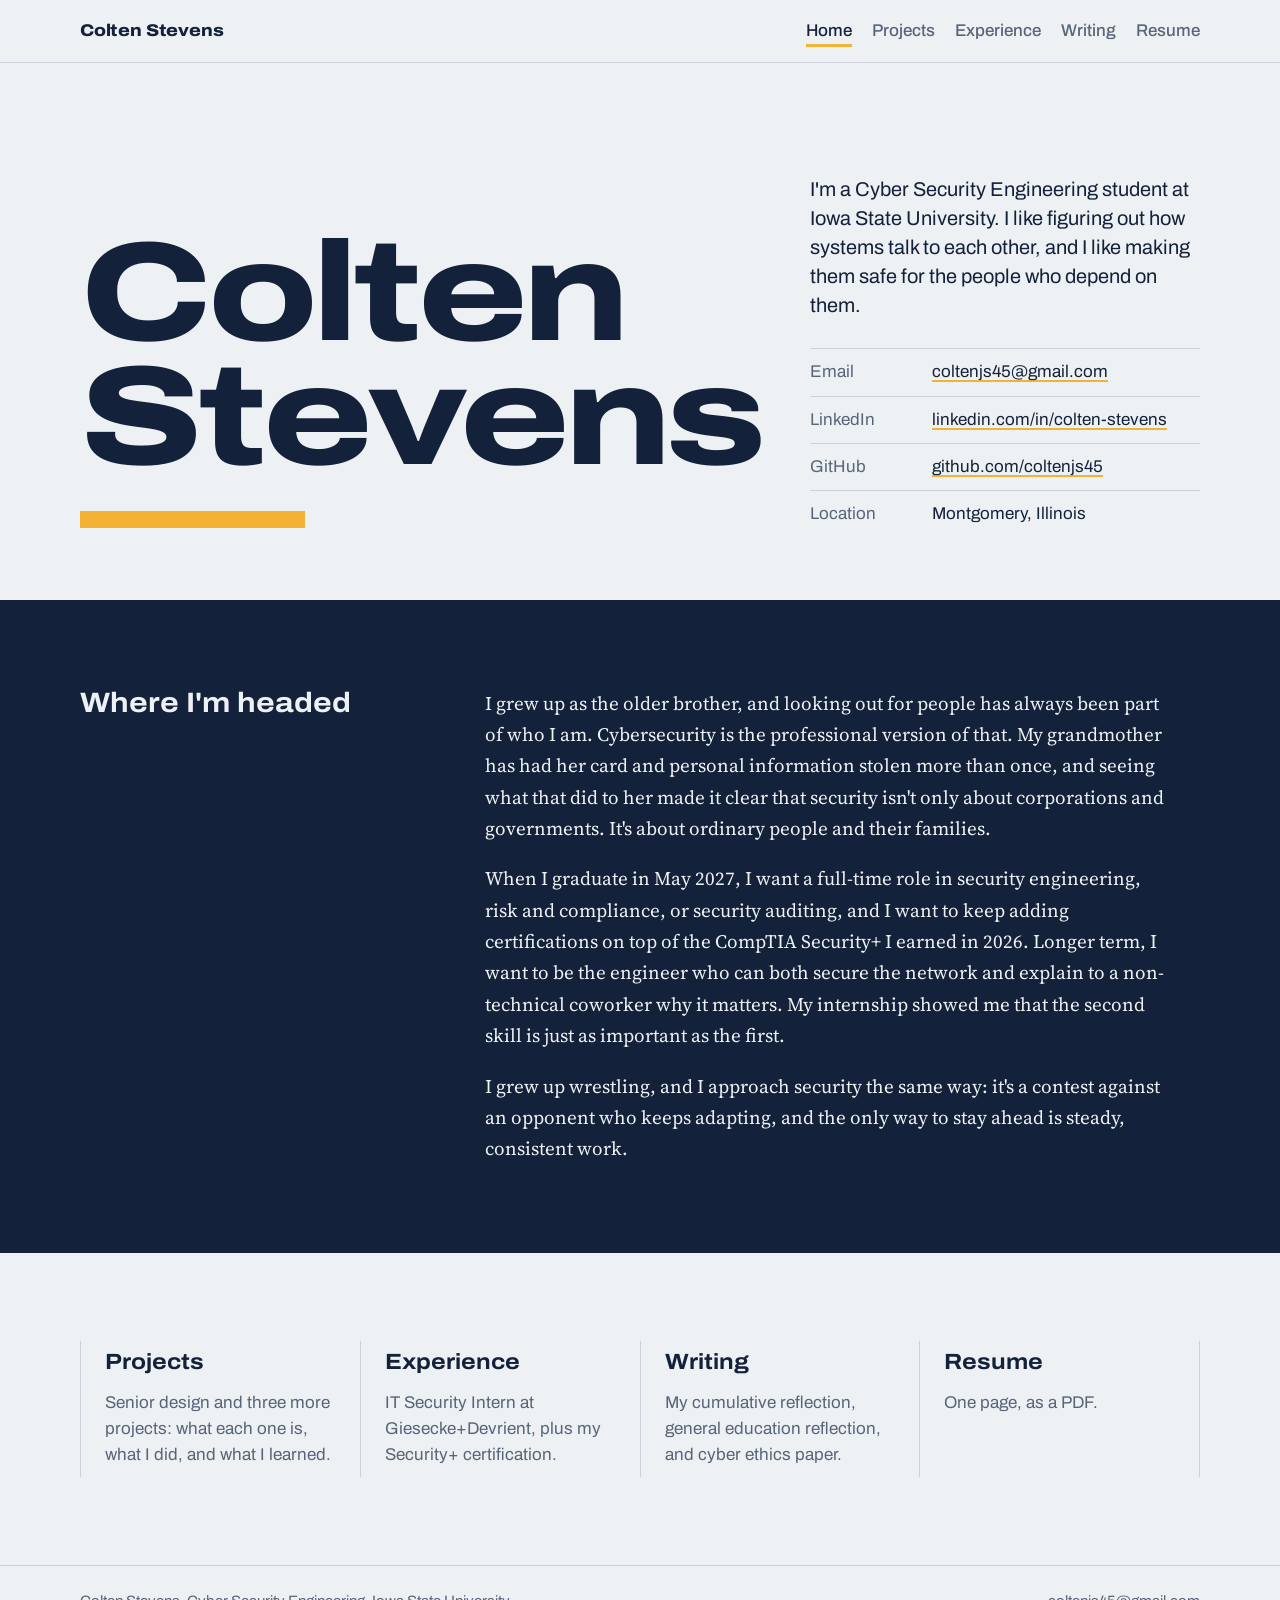
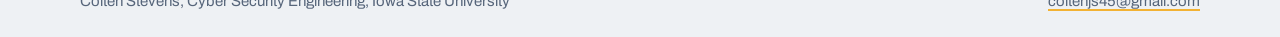
<file: index.html>
<!doctype html>
<html lang="en">
<head>
  <meta charset="utf-8">
  <meta name="viewport" content="width=device-width, initial-scale=1">
  <title>Colten Stevens</title>
  <meta name="description" content="Portfolio of Colten Stevens, Cyber Security Engineering student at Iowa State University.">
  <link rel="preconnect" href="https://fonts.googleapis.com">
  <link rel="preconnect" href="https://fonts.gstatic.com" crossorigin>
  <link href="https://fonts.googleapis.com/css2?family=Archivo:wdth,wght@62..125,400..800&family=Source+Serif+4:ital,opsz,wght@0,8..60,400;0,8..60,600;1,8..60,400&display=swap" rel="stylesheet">
  <link rel="stylesheet" href="style.css">
</head>
<body>
  <a class="skip" href="#main">Skip to content</a>
  <header class="site-header">
    <nav class="wrap nav" aria-label="Main">
      <a class="mark" href="index.html">Colten Stevens</a>
      <ul>
        <li><a href="index.html" aria-current="page">Home</a></li>
        <li><a href="projects.html">Projects</a></li>
        <li><a href="experience.html">Experience</a></li>
        <li><a href="writing.html">Writing</a></li>
        <li><a href="resume.pdf">Resume</a></li>
      </ul>
    </nav>
  </header>
  <main id="main">
    <section class="hero wrap">
      <h1 class="name">Colten<br>Stevens</h1>
      <div class="hero-side">
        <p class="lede">I'm a Cyber Security Engineering student at Iowa State University. I like figuring out how systems talk to each other, and I like making them safe for the people who depend on them.</p>
        <dl class="contact">
          <div><dt>Email</dt><dd><a href="mailto:coltenjs45@gmail.com">coltenjs45@gmail.com</a></dd></div>
          <div><dt>LinkedIn</dt><dd><a href="https://www.linkedin.com/in/colten-stevens">linkedin.com/in/colten-stevens</a></dd></div>
          <div><dt>GitHub</dt><dd><a href="https://github.com/coltenjs45">github.com/coltenjs45</a></dd></div>
          <div><dt>Location</dt><dd>Montgomery, Illinois</dd></div>
        </dl>
      </div>
    </section>

    <section class="band">
      <div class="wrap split">
        <h2>Where I'm headed</h2>
        <div class="prose">
          <p>I grew up as the older brother, and looking out for people has always been part of who I am. Cybersecurity is the professional version of that. My grandmother has had her card and personal information stolen more than once, and seeing what that did to her made it clear that security isn't only about corporations and governments. It's about ordinary people and their families.</p>
          <p>When I graduate in May 2027, I want a full-time role in security engineering, risk and compliance, or security auditing, and I want to keep adding certifications on top of the CompTIA Security+ I earned in 2026. Longer term, I want to be the engineer who can both secure the network and explain to a non-technical coworker why it matters. My internship showed me that the second skill is just as important as the first.</p>
          <p>I grew up wrestling, and I approach security the same way: it's a contest against an opponent who keeps adapting, and the only way to stay ahead is steady, consistent work.</p>
        </div>
      </div>
    </section>

    <section class="wrap index-grid" aria-label="Portfolio sections">
      <a class="index-link" href="projects.html">
        <h2>Projects</h2>
        <p>Senior design and three more projects: what each one is, what I did, and what I learned.</p>
      </a>
      <a class="index-link" href="experience.html">
        <h2>Experience</h2>
        <p>IT Security Intern at Giesecke+Devrient, plus my Security+ certification.</p>
      </a>
      <a class="index-link" href="writing.html">
        <h2>Writing</h2>
        <p>My cumulative reflection, general education reflection, and cyber ethics paper.</p>
      </a>
      <a class="index-link" href="resume.pdf">
        <h2>Resume</h2>
        <p>One page, as a PDF.</p>
      </a>
    </section>

  </main>
  <footer class="site-footer">
    <div class="wrap footer-inner">
      <p>Colten Stevens, Cyber Security Engineering, Iowa State University</p>
      <p><a href="mailto:coltenjs45@gmail.com">coltenjs45@gmail.com</a></p>
    </div>
  </footer>
</body>
</html>
</file>
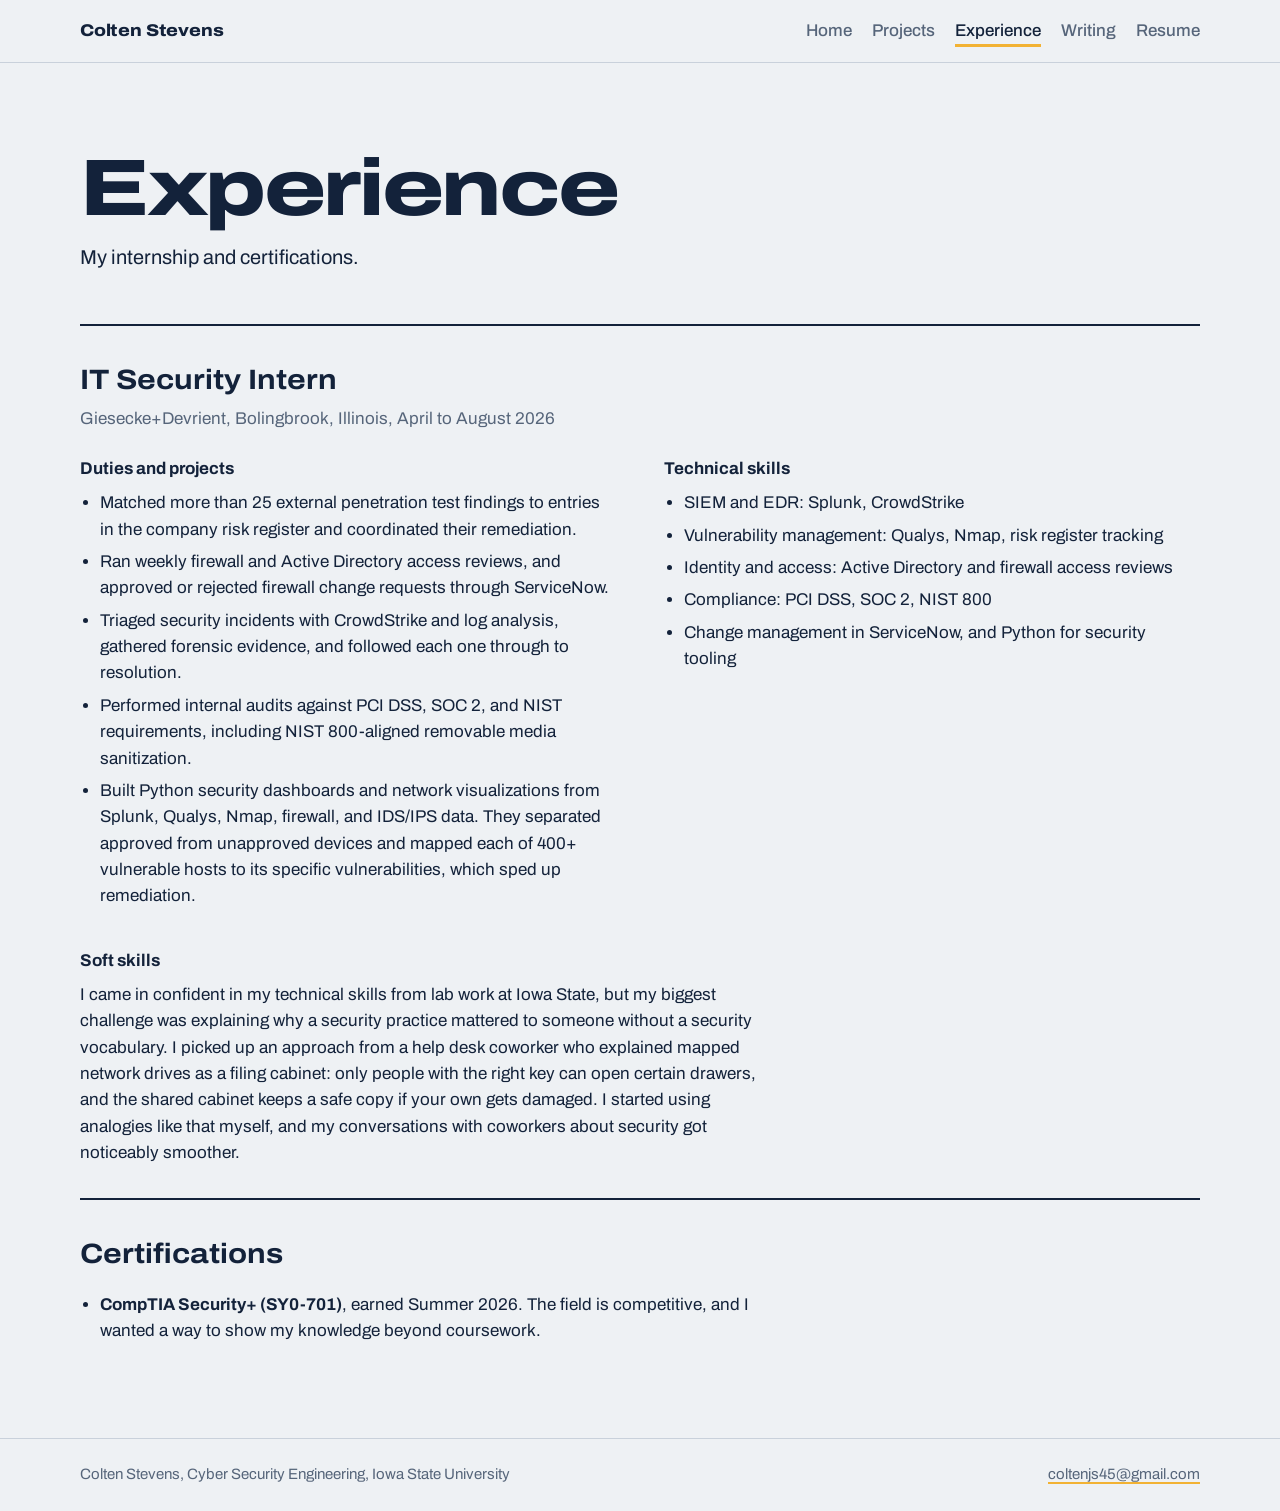
<file: experience.html>
<!doctype html>
<html lang="en">
<head>
  <meta charset="utf-8">
  <meta name="viewport" content="width=device-width, initial-scale=1">
  <title>Experience | Colten Stevens</title>
  <meta name="description" content="Work experience and certifications of Colten Stevens.">
  <link rel="preconnect" href="https://fonts.googleapis.com">
  <link rel="preconnect" href="https://fonts.gstatic.com" crossorigin>
  <link href="https://fonts.googleapis.com/css2?family=Archivo:wdth,wght@62..125,400..800&family=Source+Serif+4:ital,opsz,wght@0,8..60,400;0,8..60,600;1,8..60,400&display=swap" rel="stylesheet">
  <link rel="stylesheet" href="style.css">
</head>
<body>
  <a class="skip" href="#main">Skip to content</a>
  <header class="site-header">
    <nav class="wrap nav" aria-label="Main">
      <a class="mark" href="index.html">Colten Stevens</a>
      <ul>
        <li><a href="index.html">Home</a></li>
        <li><a href="projects.html">Projects</a></li>
        <li><a href="experience.html" aria-current="page">Experience</a></li>
        <li><a href="writing.html">Writing</a></li>
        <li><a href="resume.pdf">Resume</a></li>
      </ul>
    </nav>
  </header>
  <main id="main">
    <section class="wrap page-head">
      <h1>Experience</h1>
      <p class="lede">My internship and certifications.</p>
    </section>

    <section class="wrap">
      <article class="job">
        <header>
          <h2>IT Security Intern</h2>
          <p class="meta">Giesecke+Devrient, Bolingbrook, Illinois, April to August 2026</p>
        </header>

        <div class="job-grid">
          <section>
            <h3>Duties and projects</h3>
            <ul>
              <li>Matched more than 25 external penetration test findings to entries in the company risk register and coordinated their remediation.</li>
              <li>Ran weekly firewall and Active Directory access reviews, and approved or rejected firewall change requests through ServiceNow.</li>
              <li>Triaged security incidents with CrowdStrike and log analysis, gathered forensic evidence, and followed each one through to resolution.</li>
              <li>Performed internal audits against PCI DSS, SOC 2, and NIST requirements, including NIST 800-aligned removable media sanitization.</li>
              <li>Built Python security dashboards and network visualizations from Splunk, Qualys, Nmap, firewall, and IDS/IPS data. They separated approved from unapproved devices and mapped each of 400+ vulnerable hosts to its specific vulnerabilities, which sped up remediation.</li>
            </ul>
          </section>

          <section>
            <h3>Technical skills</h3>
            <ul>
              <li>SIEM and EDR: Splunk, CrowdStrike</li>
              <li>Vulnerability management: Qualys, Nmap, risk register tracking</li>
              <li>Identity and access: Active Directory and firewall access reviews</li>
              <li>Compliance: PCI DSS, SOC 2, NIST 800</li>
              <li>Change management in ServiceNow, and Python for security tooling</li>
            </ul>
          </section>

          <section>
            <h3>Soft skills</h3>
            <p>I came in confident in my technical skills from lab work at Iowa State, but my biggest challenge was explaining why a security practice mattered to someone without a security vocabulary. I picked up an approach from a help desk coworker who explained mapped network drives as a filing cabinet: only people with the right key can open certain drawers, and the shared cabinet keeps a safe copy if your own gets damaged. I started using analogies like that myself, and my conversations with coworkers about security got noticeably smoother.</p>
          </section>
        </div>
      </article>

      <article class="job">
        <header>
          <h2>Certifications</h2>
        </header>
        <ul class="plain">
          <li><strong>CompTIA Security+ (SY0-701)</strong>, earned Summer 2026. The field is competitive, and I wanted a way to show my knowledge beyond coursework.</li>
        </ul>
      </article>

    </section>

  </main>
  <footer class="site-footer">
    <div class="wrap footer-inner">
      <p>Colten Stevens, Cyber Security Engineering, Iowa State University</p>
      <p><a href="mailto:coltenjs45@gmail.com">coltenjs45@gmail.com</a></p>
    </div>
  </footer>
</body>
</html>
</file>
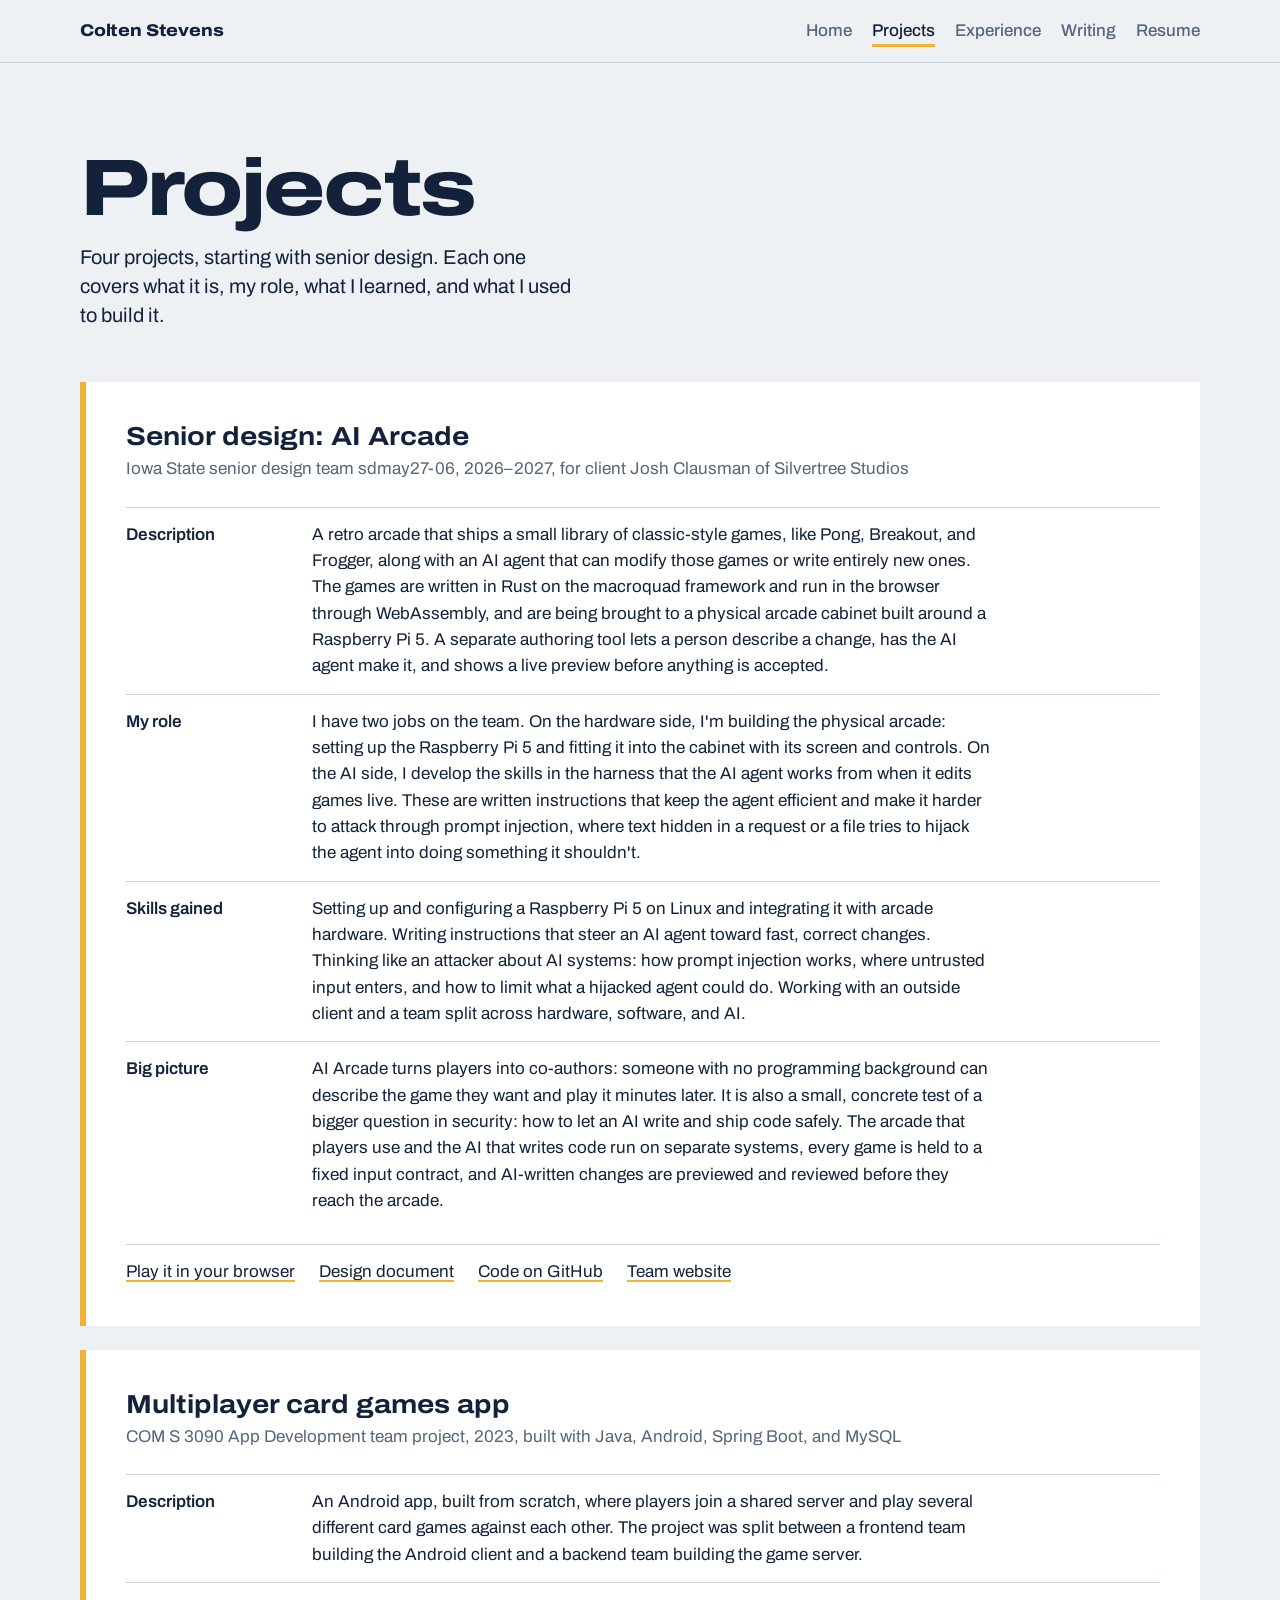
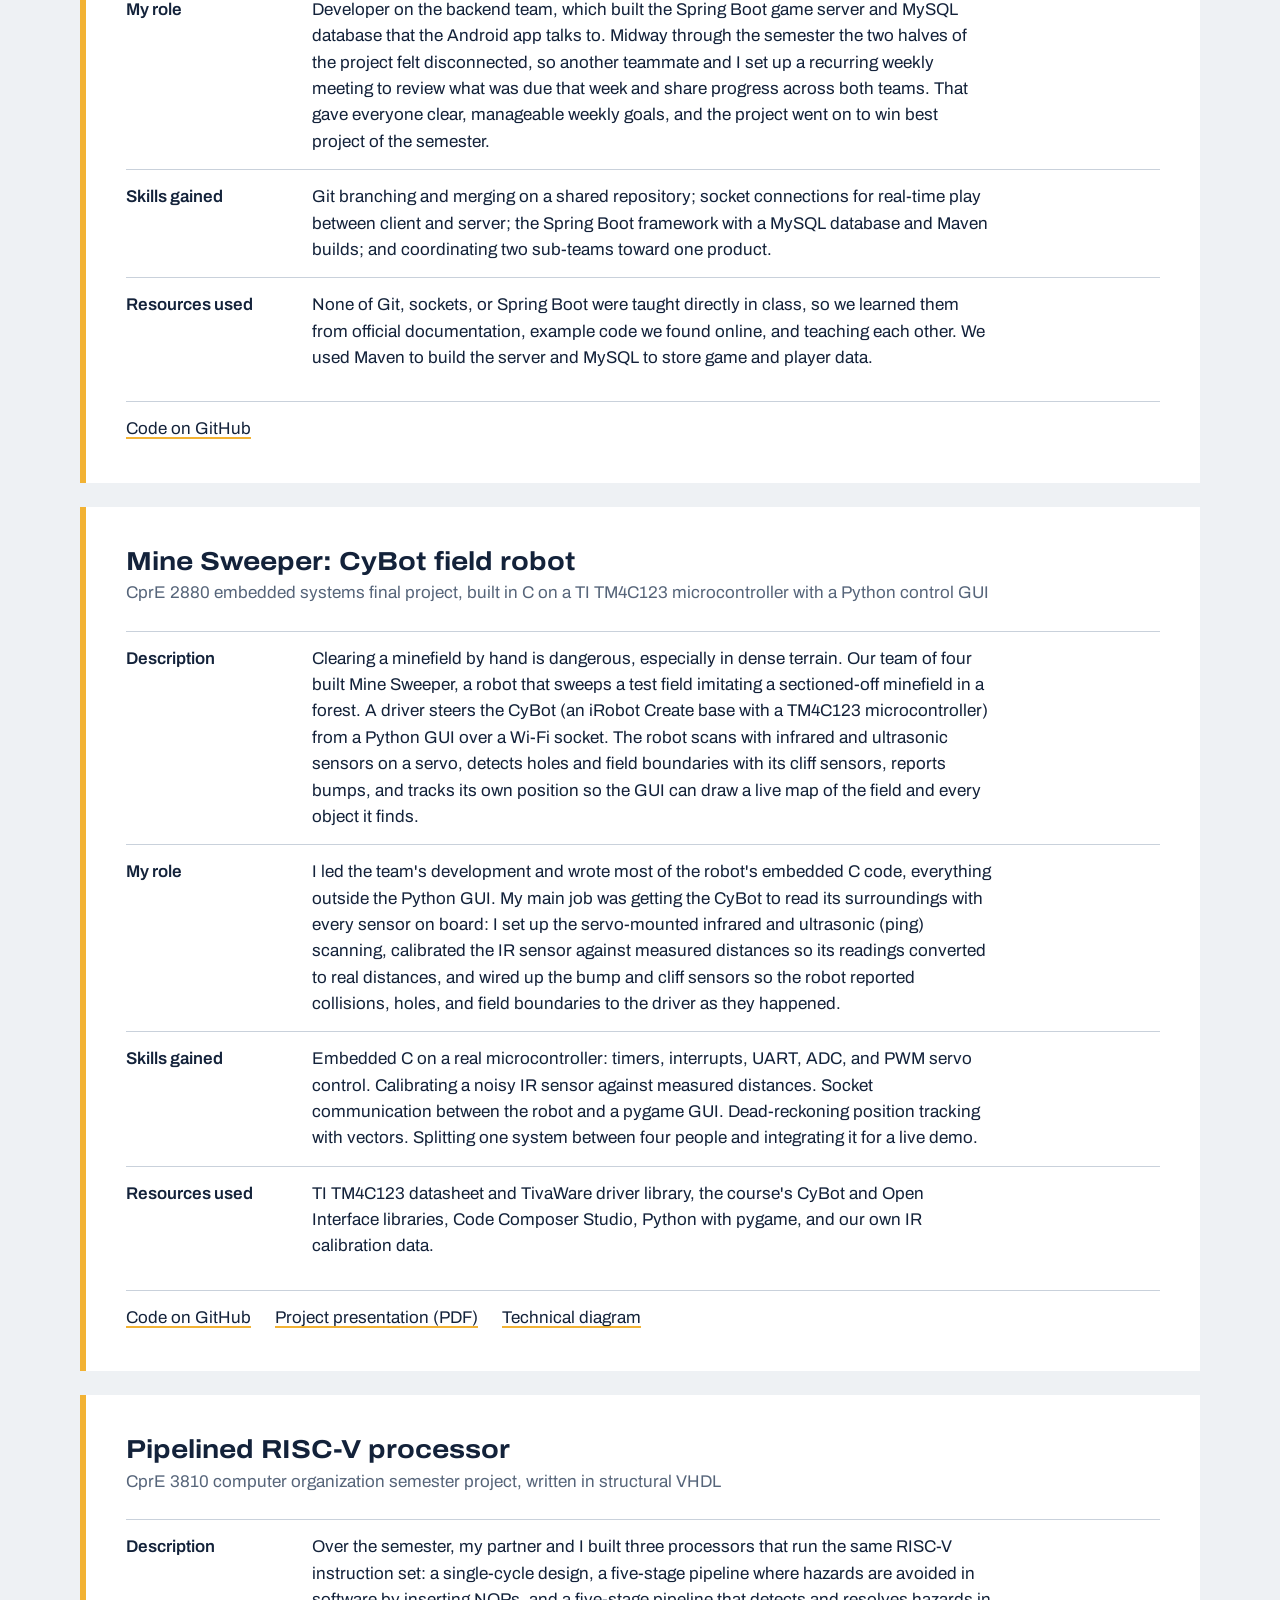
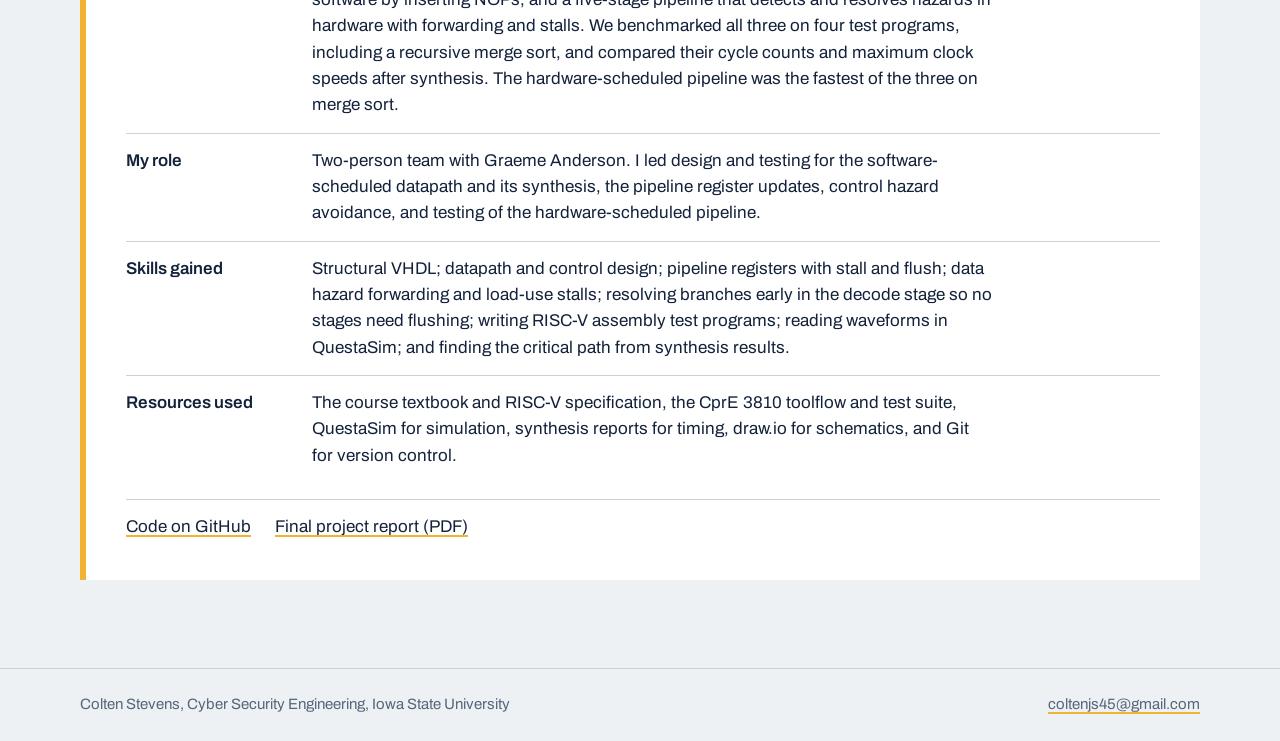
<file: projects.html>
<!doctype html>
<html lang="en">
<head>
  <meta charset="utf-8">
  <meta name="viewport" content="width=device-width, initial-scale=1">
  <title>Projects | Colten Stevens</title>
  <meta name="description" content="Projects by Colten Stevens.">
  <link rel="preconnect" href="https://fonts.googleapis.com">
  <link rel="preconnect" href="https://fonts.gstatic.com" crossorigin>
  <link href="https://fonts.googleapis.com/css2?family=Archivo:wdth,wght@62..125,400..800&family=Source+Serif+4:ital,opsz,wght@0,8..60,400;0,8..60,600;1,8..60,400&display=swap" rel="stylesheet">
  <link rel="stylesheet" href="style.css">
</head>
<body>
  <a class="skip" href="#main">Skip to content</a>
  <header class="site-header">
    <nav class="wrap nav" aria-label="Main">
      <a class="mark" href="index.html">Colten Stevens</a>
      <ul>
        <li><a href="index.html">Home</a></li>
        <li><a href="projects.html" aria-current="page">Projects</a></li>
        <li><a href="experience.html">Experience</a></li>
        <li><a href="writing.html">Writing</a></li>
        <li><a href="resume.pdf">Resume</a></li>
      </ul>
    </nav>
  </header>
  <main id="main">
    <section class="wrap page-head">
      <h1>Projects</h1>
      <p class="lede">Four projects, starting with senior design. Each one covers what it is, my role, what I learned, and what I used to build it.</p>
    </section>

    <section class="wrap projects">
      <article class="project" id="senior-design">
        <header>
          <h2>Senior design: AI Arcade</h2>
          <p class="meta">Iowa State senior design team sdmay27-06, 2026–2027, for client Josh Clausman of Silvertree Studios</p>
        </header>
        <dl class="facts">
          <div class="row">
            <dt>Description</dt>
            <dd>A retro arcade that ships a small library of classic-style games, like Pong, Breakout, and Frogger, along with an AI agent that can modify those games or write entirely new ones. The games are written in Rust on the macroquad framework and run in the browser through WebAssembly, and are being brought to a physical arcade cabinet built around a Raspberry Pi 5. A separate authoring tool lets a person describe a change, has the AI agent make it, and shows a live preview before anything is accepted.</dd>
          </div>
          <div class="row">
            <dt>My role</dt>
            <dd>I have two jobs on the team. On the hardware side, I'm building the physical arcade: setting up the Raspberry Pi 5 and fitting it into the cabinet with its screen and controls. On the AI side, I develop the skills in the harness that the AI agent works from when it edits games live. These are written instructions that keep the agent efficient and make it harder to attack through prompt injection, where text hidden in a request or a file tries to hijack the agent into doing something it shouldn't.</dd>
          </div>
          <div class="row">
            <dt>Skills gained</dt>
            <dd>Setting up and configuring a Raspberry Pi 5 on Linux and integrating it with arcade hardware. Writing instructions that steer an AI agent toward fast, correct changes. Thinking like an attacker about AI systems: how prompt injection works, where untrusted input enters, and how to limit what a hijacked agent could do. Working with an outside client and a team split across hardware, software, and AI.</dd>
          </div>
          <div class="row">
            <dt>Big picture</dt>
            <dd>AI Arcade turns players into co-authors: someone with no programming background can describe the game they want and play it minutes later. It is also a small, concrete test of a bigger question in security: how to let an AI write and ship code safely. The arcade that players use and the AI that writes code run on separate systems, every game is held to a fixed input contract, and AI-written changes are previewed and reviewed before they reach the arcade.</dd>
          </div>
        </dl>
        <ul class="docs">
          <li><a href="https://ai-arcade.silvertreestudios.workers.dev/">Play it in your browser</a></li>
          <li><a href="https://github.com/coltenjs45/SeniorDesign/blob/main/docs/DESIGN.md">Design document</a></li>
          <li><a href="https://github.com/coltenjs45/SeniorDesign">Code on GitHub</a></li>
          <li><a href="https://sdmay27-06.sd.ece.iastate.edu/">Team website</a></li>
        </ul>
      </article>

      <article class="project" id="card-games">
        <header>
          <h2>Multiplayer card games app</h2>
          <p class="meta">COM S 3090 App Development team project, 2023, built with Java, Android, Spring Boot, and MySQL</p>
        </header>
        <dl class="facts">
          <div class="row">
            <dt>Description</dt>
            <dd>An Android app, built from scratch, where players join a shared server and play several different card games against each other. The project was split between a frontend team building the Android client and a backend team building the game server.</dd>
          </div>
          <div class="row">
            <dt>My role</dt>
            <dd>Developer on the backend team, which built the Spring Boot game server and MySQL database that the Android app talks to. Midway through the semester the two halves of the project felt disconnected, so another teammate and I set up a recurring weekly meeting to review what was due that week and share progress across both teams. That gave everyone clear, manageable weekly goals, and the project went on to win best project of the semester.</dd>
          </div>
          <div class="row">
            <dt>Skills gained</dt>
            <dd>Git branching and merging on a shared repository; socket connections for real-time play between client and server; the Spring Boot framework with a MySQL database and Maven builds; and coordinating two sub-teams toward one product.</dd>
          </div>
          <div class="row">
            <dt>Resources used</dt>
            <dd>None of Git, sockets, or Spring Boot were taught directly in class, so we learned them from official documentation, example code we found online, and teaching each other. We used Maven to build the server and MySQL to store game and player data.</dd>
          </div>
        </dl>
        <ul class="docs">
          <li><a href="https://github.com/coltenjs45/coms309">Code on GitHub</a></li>
        </ul>
      </article>

      <article class="project" id="mine-sweeper">
        <header>
          <h2>Mine Sweeper: CyBot field robot</h2>
          <p class="meta">CprE 2880 embedded systems final project, built in C on a TI TM4C123 microcontroller with a Python control GUI</p>
        </header>
        <dl class="facts">
          <div class="row">
            <dt>Description</dt>
            <dd>Clearing a minefield by hand is dangerous, especially in dense terrain. Our team of four built Mine Sweeper, a robot that sweeps a test field imitating a sectioned-off minefield in a forest. A driver steers the CyBot (an iRobot Create base with a TM4C123 microcontroller) from a Python GUI over a Wi-Fi socket. The robot scans with infrared and ultrasonic sensors on a servo, detects holes and field boundaries with its cliff sensors, reports bumps, and tracks its own position so the GUI can draw a live map of the field and every object it finds.</dd>
          </div>
          <div class="row">
            <dt>My role</dt>
            <dd>I led the team's development and wrote most of the robot's embedded C code, everything outside the Python GUI. My main job was getting the CyBot to read its surroundings with every sensor on board: I set up the servo-mounted infrared and ultrasonic (ping) scanning, calibrated the IR sensor against measured distances so its readings converted to real distances, and wired up the bump and cliff sensors so the robot reported collisions, holes, and field boundaries to the driver as they happened.</dd>
          </div>
          <div class="row">
            <dt>Skills gained</dt>
            <dd>Embedded C on a real microcontroller: timers, interrupts, UART, ADC, and PWM servo control. Calibrating a noisy IR sensor against measured distances. Socket communication between the robot and a pygame GUI. Dead-reckoning position tracking with vectors. Splitting one system between four people and integrating it for a live demo.</dd>
          </div>
          <div class="row">
            <dt>Resources used</dt>
            <dd>TI TM4C123 datasheet and TivaWare driver library, the course's CyBot and Open Interface libraries, Code Composer Studio, Python with pygame, and our own IR calibration data.</dd>
          </div>
        </dl>
        <ul class="docs">
          <li><a href="https://github.com/coltenjs45/cpre281-roomba-project">Code on GitHub</a></li>
          <li><a href="assets/mine-sweeper-presentation.pdf">Project presentation (PDF)</a></li>
          <li><a href="assets/mine-sweeper-diagram.png">Technical diagram</a></li>
        </ul>
      </article>

      <article class="project" id="pipelined-processor">
        <header>
          <h2>Pipelined RISC-V processor</h2>
          <p class="meta">CprE 3810 computer organization semester project, written in structural VHDL</p>
        </header>
        <dl class="facts">
          <div class="row">
            <dt>Description</dt>
            <dd>Over the semester, my partner and I built three processors that run the same RISC-V instruction set: a single-cycle design, a five-stage pipeline where hazards are avoided in software by inserting NOPs, and a five-stage pipeline that detects and resolves hazards in hardware with forwarding and stalls. We benchmarked all three on four test programs, including a recursive merge sort, and compared their cycle counts and maximum clock speeds after synthesis. The hardware-scheduled pipeline was the fastest of the three on merge sort.</dd>
          </div>
          <div class="row">
            <dt>My role</dt>
            <dd>Two-person team with Graeme Anderson. I led design and testing for the software-scheduled datapath and its synthesis, the pipeline register updates, control hazard avoidance, and testing of the hardware-scheduled pipeline.</dd>
          </div>
          <div class="row">
            <dt>Skills gained</dt>
            <dd>Structural VHDL; datapath and control design; pipeline registers with stall and flush; data hazard forwarding and load-use stalls; resolving branches early in the decode stage so no stages need flushing; writing RISC-V assembly test programs; reading waveforms in QuestaSim; and finding the critical path from synthesis results.</dd>
          </div>
          <div class="row">
            <dt>Resources used</dt>
            <dd>The course textbook and RISC-V specification, the CprE 3810 toolflow and test suite, QuestaSim for simulation, synthesis reports for timing, draw.io for schematics, and Git for version control.</dd>
          </div>
        </dl>
        <ul class="docs">
          <li><a href="https://github.com/coltenjs45/Cpre381-pipleined">Code on GitHub</a></li>
          <li><a href="assets/riscv-processor-report.pdf">Final project report (PDF)</a></li>
        </ul>
      </article>
    </section>

  </main>
  <footer class="site-footer">
    <div class="wrap footer-inner">
      <p>Colten Stevens, Cyber Security Engineering, Iowa State University</p>
      <p><a href="mailto:coltenjs45@gmail.com">coltenjs45@gmail.com</a></p>
    </div>
  </footer>
</body>
</html>
</file>
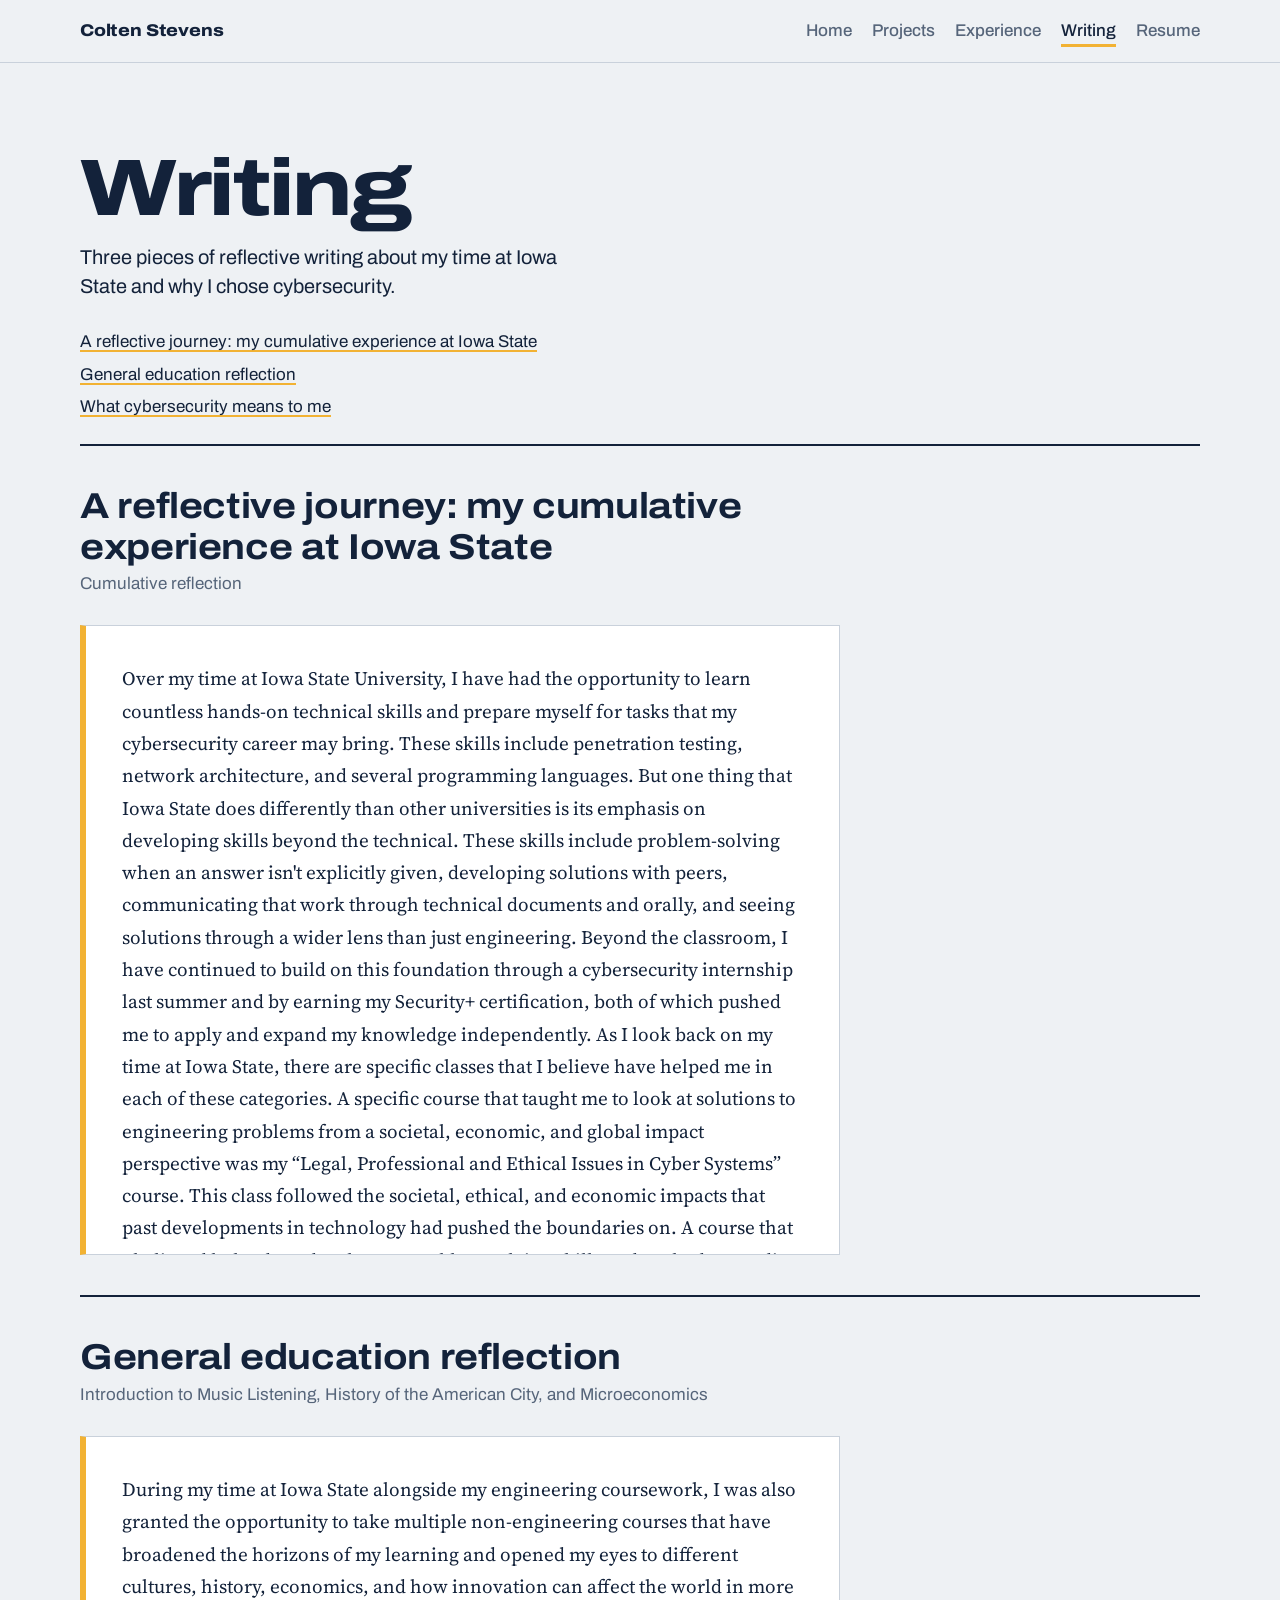
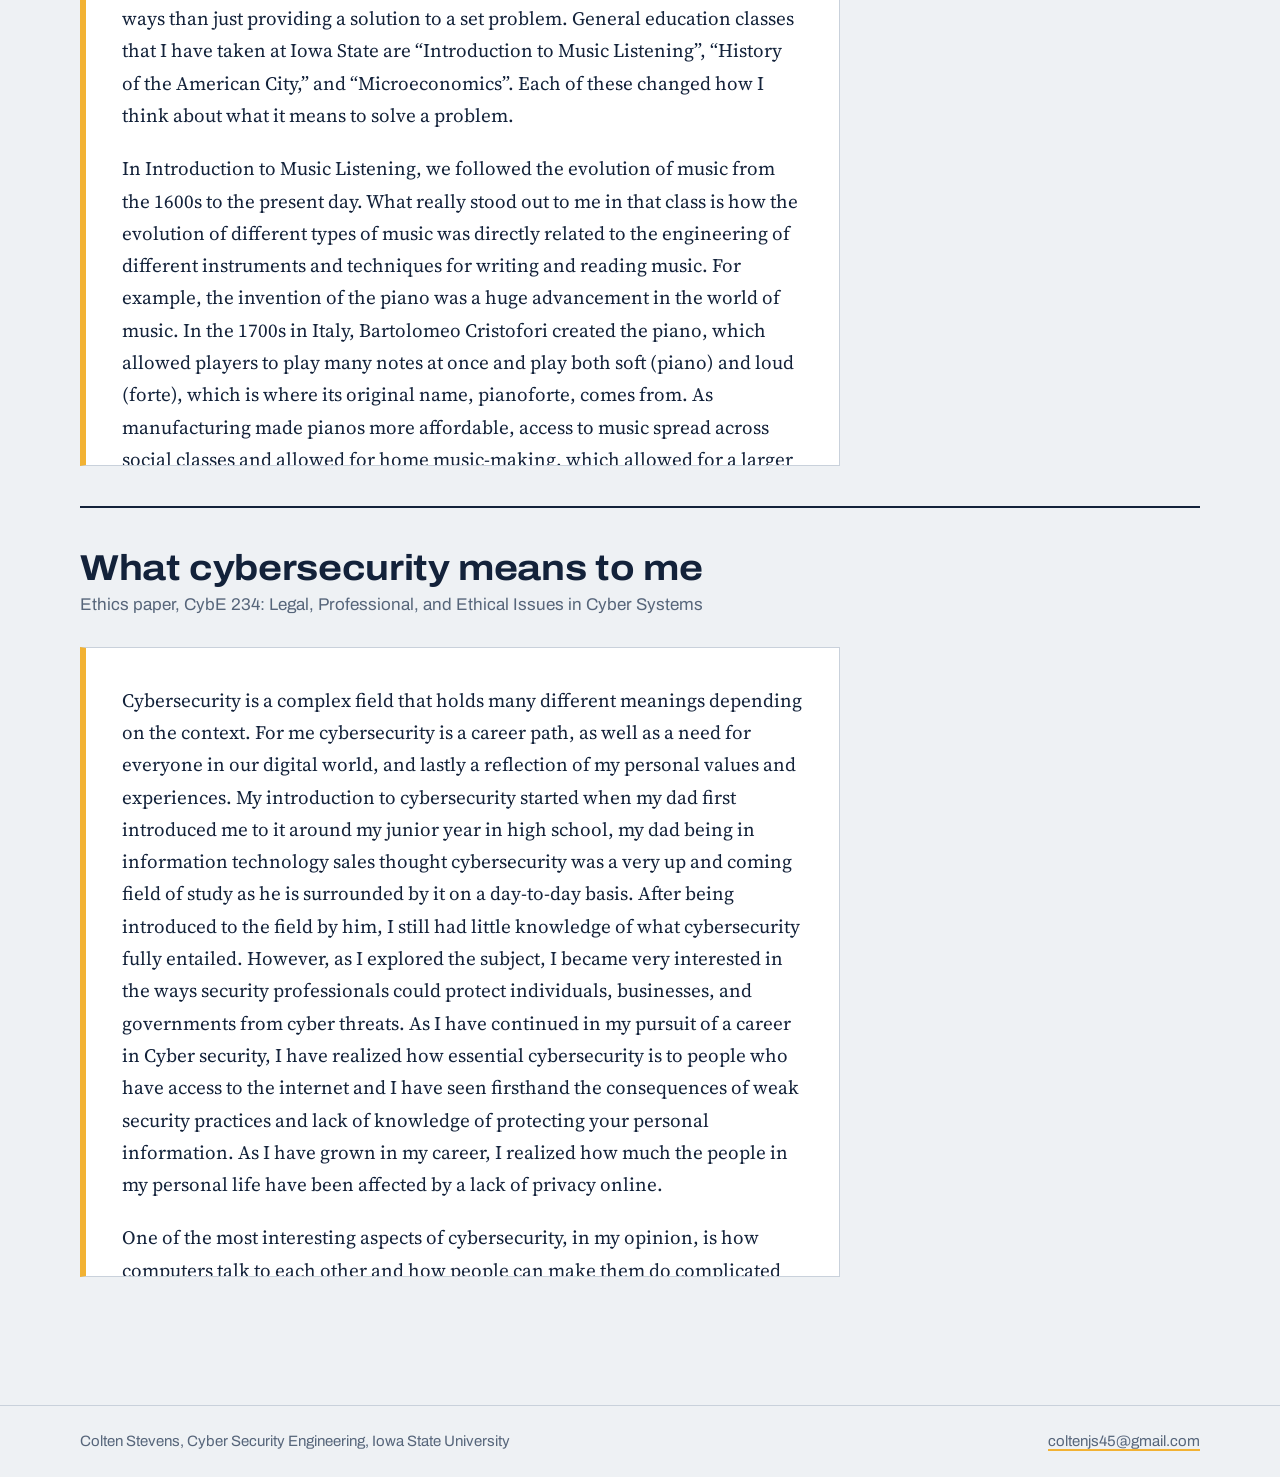
<file: writing.html>
<!doctype html>
<html lang="en">
<head>
  <meta charset="utf-8">
  <meta name="viewport" content="width=device-width, initial-scale=1">
  <title>Writing | Colten Stevens</title>
  <meta name="description" content="Reflections and ethics paper by Colten Stevens.">
  <link rel="preconnect" href="https://fonts.googleapis.com">
  <link rel="preconnect" href="https://fonts.gstatic.com" crossorigin>
  <link href="https://fonts.googleapis.com/css2?family=Archivo:wdth,wght@62..125,400..800&family=Source+Serif+4:ital,opsz,wght@0,8..60,400;0,8..60,600;1,8..60,400&display=swap" rel="stylesheet">
  <link rel="stylesheet" href="style.css">
</head>
<body>
  <a class="skip" href="#main">Skip to content</a>
  <header class="site-header">
    <nav class="wrap nav" aria-label="Main">
      <a class="mark" href="index.html">Colten Stevens</a>
      <ul>
        <li><a href="index.html">Home</a></li>
        <li><a href="projects.html">Projects</a></li>
        <li><a href="experience.html">Experience</a></li>
        <li><a href="writing.html" aria-current="page">Writing</a></li>
        <li><a href="resume.pdf">Resume</a></li>
      </ul>
    </nav>
  </header>
  <main id="main">
    <section class="wrap page-head">
      <h1>Writing</h1>
      <p class="lede">Three pieces of reflective writing about my time at Iowa State and why I chose cybersecurity.</p>
      <ul class="toc">
        <li><a href="#cumulative">A reflective journey: my cumulative experience at Iowa State</a></li>
        <li><a href="#gen-ed">General education reflection</a></li>
        <li><a href="#ethics">What cybersecurity means to me</a></li>
      </ul>
    </section>

    <section class="wrap essays">
      <article class="essay" id="cumulative">
        <header>
          <h2>A reflective journey: my cumulative experience at Iowa State</h2>
          <p class="meta">Cumulative reflection</p>
        </header>
        <div class="essay-body" tabindex="0" role="region" aria-label="A reflective journey: my cumulative experience at Iowa State">
          <p>Over my time at Iowa State University, I have had the opportunity to learn countless hands-on technical skills and prepare myself for tasks that my cybersecurity career may bring. These skills include penetration testing, network architecture, and several programming languages. But one thing that Iowa State does differently than other universities is its emphasis on developing skills beyond the technical. These skills include problem-solving when an answer isn't explicitly given, developing solutions with peers, communicating that work through technical documents and orally, and seeing solutions through a wider lens than just engineering. Beyond the classroom, I have continued to build on this foundation through a cybersecurity internship last summer and by earning my Security+ certification, both of which pushed me to apply and expand my knowledge independently. As I look back on my time at Iowa State, there are specific classes that I believe have helped me in each of these categories. A specific course that taught me to look at solutions to engineering problems from a societal, economic, and global impact perspective was my “Legal, Professional and Ethical Issues in Cyber Systems” course. This class followed the societal, ethical, and economic impacts that past developments in technology had pushed the boundaries on. A course that I believed helped me develop my problem-solving skills and pushed me to dive into information beyond what was taught in class was my “App Development” course.</p>
          <p>Beyond my coursework during the school year, a big part of my professional and technical growth was due to my internship at Giesecke+Devrient as an IT Security Intern. While I came into the role confident in the technical abilities I developed during labs at Iowa State, I quickly found out that one of my biggest challenges was communicating the need for good security practices to other coworkers who didn't have a technical background. Explaining why a policy mattered in terms that made sense to someone without a cybersecurity vocabulary was a skill I was not exposed to before and was struggling with. To bridge that gap, I overheard a Help Desk coworker explaining how to map a network drive to another employee and explaining why it was important with an analogy of a file cabinet. He explained that a network mapped drive is like a filing cabinet. Only the people with the right key can open certain drawers, and if something happens to one person’s personal cabinet, a copy of the important files will still be safely stored in the shared cabinet for everyone. Seeing my coworker use analogies to explain technical concepts successfully taught me to adopt the same technique. After adopting the technique, my communication with my coworkers about technical concepts was a lot smoother and more efficient. This internship has taught me that there is still a lot to learn outside of my classwork. To keep pursuing that kind of growth on my own, I also earned my CompTIA Security+ certification that same summer. I recognized how competitive the cybersecurity field has become, and I wanted a way to set myself apart when applying for jobs and internships.</p>
          <p>A course that really opened my eyes to the impact of engineering decisions was "Legal, Professional and Ethical Issues in Cyber Systems." This class examined real-world cases where cybersecurity intersected with societal and global consequences. One specific case we studied that I remember deeply was Edward Snowden's NSA disclosures. Edward Snowden revealed the extent of government surveillance by the NSA. The whistleblowing executed by Snowden sparked debate over privacy versus national security and showed me that decisions made by engineers daily can carry consequences that reach far beyond just their one organization. Beyond this case, the course also covered common industry regulations such as NIST, PCI, and HIPAA. Learning about these regulations in both class and in a corporate setting taught me that companies have to constantly weigh the cost of compliance against the financial and reputational damage of a breach or violation. These two separate experiences taught me that engineering and cybersecurity do not exist only internally but have societal, global, and economic weight in the real world.</p>
          <p>Lastly, a course that pushed me to develop my technical problem-solving and my ability to seek outside knowledge was my “App Development” course. In this course, I worked with a group of four peers to design an Android app from scratch where you could play multiple different card games on a designated server. Early in the semester, we ran into several challenges we hadn't been taught how to solve directly. Some of these challenges included navigating Git, setting up sockets, and learning how to use the Spring Boot framework. Because these topics were not explained in class, my groupmates and I relied heavily on outside example code samples we could find online and on each other to learn the new skills. Outside of technical issues, we also ran into team management issues, as we had two separate teams trying to make a cohesive project (frontend + backend). Because of our split structure, the two teams often felt disjointed. To fix this, my groupmate and I set up a recurring weekly meeting to review what needed to be completed for the upcoming week and communicate progress with the rest of the team. This gave our team clearer, more manageable goals to focus on every week, leading to a lot of success, and we ended up receiving an award for best project of the semester.</p>
          <p>Looking back on my time at Iowa State, I have grown as an engineer both inside and outside of my coursework. From internships and certifications to the technical and communication skills I developed in classes like App Development and Legal, Professional and Ethical Issues in Cyber Systems. If I could go back and do anything differently, I would have gotten more involved in cybersecurity clubs and organizations. I think that I missed out on additional hands-on learning opportunities along with the chance to build a stronger connection with my classmates. As for my life outside of graduation, I plan to find a position in cybersecurity and continue earning certifications that prove my proficiency in the field.</p>
        </div>
      </article>

      <article class="essay" id="gen-ed">
        <header>
          <h2>General education reflection</h2>
          <p class="meta">Introduction to Music Listening, History of the American City, and Microeconomics</p>
        </header>
        <div class="essay-body" tabindex="0" role="region" aria-label="General education reflection">
          <p>During my time at Iowa State alongside my engineering coursework, I was also granted the opportunity to take multiple non-engineering courses that have broadened the horizons of my learning and opened my eyes to different cultures, history, economics, and how innovation can affect the world in more ways than just providing a solution to a set problem. General education classes that I have taken at Iowa State are “Introduction to Music Listening”, “History of the American City,” and “Microeconomics”. Each of these changed how I think about what it means to solve a problem.</p>
          <p>In Introduction to Music Listening, we followed the evolution of music from the 1600s to the present day. What really stood out to me in that class is how the evolution of different types of music was directly related to the engineering of different instruments and techniques for writing and reading music. For example, the invention of the piano was a huge advancement in the world of music. In the 1700s in Italy, Bartolomeo Cristofori created the piano, which allowed players to play many notes at once and play both soft (piano) and loud (forte), which is where its original name, pianoforte, comes from. As manufacturing made pianos more affordable, access to music spread across social classes and allowed for home music-making, which allowed for a larger variety of music styles. This example taught me that engineering advancements can reach far beyond the problem it was built to solve. A better instrument changed how music was written, where it was played, and who could take part in it. As a future engineer, this reminds me to ask what possible effects a design might have on people and culture, and not only whether it works to solve a desired problem.</p>
          <p>In History of the American City, the class and I examined how the cities developed from the colonial period to today. This included road layouts, technology, regulation, funding, building style, and social categories like class, race, and gender. The most important lesson I took from the course is that decisions made in the past can shape communities for generations, and that engineering and planning choices carry real consequences for the people who live with them. A clear example of this is the discriminatory housing policy of the 20th century. In the 1930s federal agencies, specifically the federal Home Owners' Loan Corporation, drew maps that labeled a majority of Black neighborhoods as “hazardous” for lending in a process known as redlining. Many residents in these areas were denied the loans that allowed white families to buy homes and build wealth. Along with this, many highways and urban renewal projects were built and routed through these same Black neighborhoods, displacing families and dividing communities. The effect of these decisions and unfair policies did not end when the policies did. Because of the lack of home loans for people in the “redlined” areas, homeownership was delayed for many Black families, making them unable to build generational wealth and leading to a racial wealth gap that is still seen in cities today. This taught me that although I am not an infrastructure policymaker as an engineer, my decisions can impact people beyond my lifetime, and as a future engineer, I need to ask who benefits from a project, who could be harmed, and what effects my solutions can have on future generations.</p>
          <p>In my Microeconomics class, I learned about scarcity, opportunity cost, incentives, and supply and demand. This allowed me to understand why engineers always work with limited budgets, materials, and time. Every design is a trade-off between cost, performance, safety, and schedule. This allowed me to see that engineers do not work in a vacuum, free of constraints, but that for a design to be made, it not only has to be successful but also profitable for the company. A design that is too expensive, or that people have no incentive to adopt, will often lose out to a simpler one that is affordable and sustainable.</p>
          <p>In conclusion, my general education courses at Iowa State really opened my eyes to the impacts my future work will have on people and improved my understanding of the role of an engineer. Music showed me that innovation can reshape culture far beyond its original purpose, history showed me that the decisions of the past can still affect communities today, and economics showed me that every solution involves trade-offs and costs. As an engineer, solving problems takes more than technical skills, because the economic, social, and global impact of a solution matters just as much as whether it works. Moving forward in my career, I plan to not only provide solutions to problems but ask myself, "Who does this help, who could it harm, and what will it cost over time?" Thanks to my general education courses, I feel prepared to design solutions that are not only effective but also responsible and fair.</p>
        </div>
      </article>

      <article class="essay" id="ethics">
        <header>
          <h2>What cybersecurity means to me</h2>
          <p class="meta">Ethics paper, CybE 234: Legal, Professional, and Ethical Issues in Cyber Systems</p>
        </header>
        <div class="essay-body" tabindex="0" role="region" aria-label="What cybersecurity means to me">
          <p>Cybersecurity is a complex field that holds many different meanings depending on the context. For me cybersecurity is a career path, as well as a need for everyone in our digital world, and lastly a reflection of my personal values and experiences. My introduction to cybersecurity started when my dad first introduced me to it around my junior year in high school, my dad being in information technology sales thought cybersecurity was a very up and coming field of study as he is surrounded by it on a day-to-day basis. After being introduced to the field by him, I still had little knowledge of what cybersecurity fully entailed. However, as I explored the subject, I became very interested in the ways security professionals could protect individuals, businesses, and governments from cyber threats. As I have continued in my pursuit of a career in Cyber security, I have realized how essential cybersecurity is to people who have access to the internet and I have seen firsthand the consequences of weak security practices and lack of knowledge of protecting your personal information. As I have grown in my career, I realized how much the people in my personal life have been affected by a lack of privacy online.</p>
          <p>One of the most interesting aspects of cybersecurity, in my opinion, is how computers talk to each other and how people can make them do complicated things. The way technology can be pushed beyond what most people think is possible really excites me. I feel as if I know a secret world that nobody else really knows or pays attention to. With that being said, I still think it is very important to educate people on common cyber-attacks that they may run into such as “phishing” and “malware”. Educating people to not click on links or applications you do not recognize and giving people the skills to identify these types of attacks is very important to help people make safer choices and eases your life as a cybersecurity engineer. Aside from my technical interest in Cybersecurity, my passion for cybersecurity is also driven by my nature as a protector. Growing up as an older brother that had a little sister it has always been my job to take care of the people I care about. This upbringing of learning how to protect and care for those that can't protect themselves has shaped me into someone who would be perfect for cybersecurity. I find joy in bringing safety and comfort to others which is what I believe cybersecurity is all about at its core.</p>
          <p>With all that being said cybersecurity is not always so sweet and fun. Beyond mastering the technical skills needed to monitor and secure networks, I have realized through my couple of weeks taking this ethics class that there are a lot of complex decisions you might face as you are out in the workforce of this field. One case that we studied in class being about Peiter C. Zatko also known as “mudge” who is known for being head of security at Twitter who aired out that Twitter's systems were insanely unsecure, and that Twitter would not let him fix it. In doing this he was labeled a whistleblower and was fired from Twitter. This had to have been an insanely difficult position for him as he basically had to choose between keeping quiet and putting all of Twitter’s users at risk and being fired from his position at Twitter where he was definitely making very good money. There are many more examples of cybersecurity employees making difficult decisions in consideration of privacy, legality, and morality. Navigating these dilemmas will be one of the most difficult aspects of working in cybersecurity, but I welcome the challenge.</p>
          <p>In cyber security there are many different character traits of a person that can make them successful in the cyber security field. For me, I think there are two that really set me apart from other people in my field of work. I believe my strongest attribute is my competitive nature and relentless drive to improve. Growing up playing sports (my favorite being wrestling) and continuing to be in competitive environments has taught me that success does not always come immediately. Instead, it requires time, effort, and consistency to achieve things that are worthwhile. Learning this from a young age I believe is a big part of my success up until this point and will continue to be a pushing factor in my story yet to come. This mindset is crucial in cybersecurity because of the need to learn and adapt to stay ahead of evolving threats. This constant need for adaptation to stay ahead of threats allows me to view cybersecurity as a game/sport. Thinking about cybersecurity this way makes me want to learn the skills to beat hackers. It turns cybersecurity into a challenge that I’m determined to win.</p>
          <p>One real-life experience that solidified my interest in cybersecurity was my grandmother telling me about her struggles with identity and credit card theft due to lack of security on the internet. Over this last thanksgiving break my grandma shared to me that she had her credit card and personal info stolen multiple times and just had to cancel all her credit cards except for her debit card due to this. She explained to me how much stress this put her through and how glad she is I am pursuing this field of work. Seeing how easily theft can happen and it affecting one of my loved ones made me realize how important cybersecurity is for everyone. This experience showed me why teaching people about online safety matters and that cybersecurity is not just about protecting large corporations or government agencies. Cybersecurity is about individuals, especially those who may not fully understand the risks of the digital world and their families.</p>
          <p>Cybersecurity is more than just a career for me. It is a passion discovered through my experiences, rooted in my personal values, and want to help others. The field presents so many challenges and opportunities for me. With my competitive spirit and dedication to improvement, I am excited to develop the skills necessary to succeed in this field of work. Whether it is protecting individuals like my grandmother or securing large-scale systems, I am excited about the impact I can make in the world of cybersecurity.</p>
        </div>
      </article>
    </section>

  </main>
  <footer class="site-footer">
    <div class="wrap footer-inner">
      <p>Colten Stevens, Cyber Security Engineering, Iowa State University</p>
      <p><a href="mailto:coltenjs45@gmail.com">coltenjs45@gmail.com</a></p>
    </div>
  </footer>
</body>
</html>
</file>
<file: style.css>
/* Colten Stevens portfolio */

:root {
  --paper: #eef1f4;
  --surface: #ffffff;
  --ink: #13223a;
  --steel: #56657a;
  --rule: #c9d1db;
  --signal: #f2b233;
  --todo-bg: #fff4d6;
  --todo-ink: #6b4a00;

  --sans: "Archivo", system-ui, sans-serif;
  --serif: "Source Serif 4", Georgia, serif;
  --measure: 68ch;
}

@media (prefers-color-scheme: dark) {
  :root {
    --paper: #0f1a2b;
    --surface: #16243a;
    --ink: #e6ebf2;
    --steel: #9aa8bb;
    --rule: #2c3d57;
    --todo-bg: #3a2e10;
    --todo-ink: #ffd88a;
  }
}

*, *::before, *::after { box-sizing: border-box; }

html { -webkit-text-size-adjust: 100%; }

body {
  margin: 0;
  background: var(--paper);
  color: var(--ink);
  font-family: var(--sans);
  font-size: 1.0625rem;
  line-height: 1.55;
}

a { color: inherit; text-decoration-color: var(--signal); text-decoration-thickness: 2px; text-underline-offset: 3px; }
a:hover { text-decoration-thickness: 4px; }
:focus-visible { outline: 3px solid var(--signal); outline-offset: 3px; }

.wrap { width: min(1120px, 100% - 32px); margin-inline: auto; }

.skip { position: absolute; left: -9999px; }
.skip:focus { left: 16px; top: 16px; background: var(--surface); padding: 8px 12px; z-index: 10; }

/* ---------- header / nav ---------- */
.site-header { border-bottom: 1px solid var(--rule); }
.nav { display: flex; align-items: center; justify-content: space-between; gap: 16px; padding-block: 18px; flex-wrap: wrap; }
.mark { font-weight: 800; font-stretch: 112%; text-decoration: none; letter-spacing: -0.01em; }
.nav ul { display: flex; gap: 4px 20px; list-style: none; margin: 0; padding: 0; flex-wrap: wrap; }
.nav ul a { text-decoration: none; color: var(--steel); font-weight: 500; padding-block: 4px; border-bottom: 3px solid transparent; }
.nav ul a:hover { color: var(--ink); }
.nav ul a[aria-current="page"] { color: var(--ink); border-bottom-color: var(--signal); }

/* ---------- home hero ---------- */
.hero {
  display: grid;
  grid-template-columns: 1.3fr 1fr;
  gap: 48px;
  align-items: end;
  padding-block: clamp(48px, 9vw, 112px) clamp(40px, 6vw, 72px);
}
.name {
  margin: 0;
  font-weight: 800;
  font-stretch: 125%;
  font-size: clamp(3.5rem, 11vw, 9.5rem);
  line-height: 0.88;
  letter-spacing: -0.035em;
}
.name::after {
  content: "";
  display: block;
  width: 1.6em;
  height: 0.12em;
  margin-top: 0.22em;
  background: var(--signal);
  transform-origin: left;
  animation: bar 700ms 150ms cubic-bezier(.2,.7,.2,1) both;
}
@keyframes bar { from { transform: scaleX(0); } to { transform: scaleX(1); } }

.lede { font-size: 1.25rem; line-height: 1.45; max-width: 46ch; margin: 0 0 28px; }

.contact { margin: 0; display: grid; gap: 10px; }
.contact div { display: grid; grid-template-columns: 6.5em 1fr; gap: 12px; border-top: 1px solid var(--rule); padding-top: 10px; }
.contact dt { color: var(--steel); }
.contact dd { margin: 0; overflow-wrap: anywhere; }

/* ---------- objective band ---------- */
.band { background: var(--ink); color: var(--paper); padding-block: clamp(48px, 7vw, 88px); }
.band a { color: inherit; }
.split { display: grid; grid-template-columns: 1fr 2fr; gap: 48px; }
.split h2 { margin: 0; font-size: 1.75rem; font-stretch: 112%; font-weight: 700; line-height: 1.1; }
.prose { font-family: var(--serif); font-size: 1.1875rem; line-height: 1.65; max-width: var(--measure); }
.prose p { margin: 0 0 1em; }
.prose p:last-child { margin-bottom: 0; }

/* ---------- index grid ---------- */
.index-grid {
  display: grid;
  grid-template-columns: repeat(4, 1fr);
  border-left: 1px solid var(--rule);
  margin-block: clamp(48px, 7vw, 88px);
}
.index-link { display: block; padding: 4px 24px 8px; border-right: 1px solid var(--rule); text-decoration: none; }
.index-link h2 { margin: 0 0 8px; font-size: 1.375rem; font-stretch: 112%; display: inline-block; border-bottom: 3px solid transparent; }
.index-link:hover h2 { border-bottom-color: var(--signal); }
.index-link p { margin: 0; color: var(--steel); }

/* ---------- inner pages ---------- */
.page-head { padding-block: clamp(40px, 7vw, 88px) 24px; }
.page-head h1 { margin: 0 0 16px; font-size: clamp(2.75rem, 7vw, 5rem); font-weight: 800; font-stretch: 125%; letter-spacing: -0.03em; line-height: 0.95; }

.meta { color: var(--steel); margin: 4px 0 0; }

/* projects */
.projects { display: grid; gap: 24px; padding-bottom: 88px; }
.project { background: var(--surface); border-left: 6px solid var(--signal); padding: clamp(24px, 4vw, 40px); }
.project h2 { margin: 0; font-size: 1.625rem; font-stretch: 112%; line-height: 1.15; }
.facts { margin: 24px 0 0; }
.facts .row { display: grid; grid-template-columns: 10em 1fr; gap: 16px; padding-block: 14px; border-top: 1px solid var(--rule); }
.facts dt { font-weight: 600; }
.facts dd { margin: 0; max-width: var(--measure); }
.docs { margin: 16px 0 0; padding: 14px 0 0; border-top: 1px solid var(--rule); list-style: none; display: flex; flex-wrap: wrap; gap: 8px 24px; }

/* experience */
.job { padding-block: 32px; border-top: 2px solid var(--ink); }
.job:last-child { padding-bottom: 88px; }
.job h2 { margin: 0; font-size: 1.75rem; font-stretch: 112%; }
.job h3 { margin: 0 0 8px; font-size: 1.0625rem; }
.job-grid { display: grid; grid-template-columns: 1fr 1fr; gap: 32px 48px; margin-top: 24px; }
.job-grid ul, .plain { margin: 0; padding-left: 1.2em; }
.job-grid li, .plain li { margin-bottom: 6px; }
.job-grid p { margin: 0; max-width: var(--measure); }
.plain { margin-top: 16px; max-width: var(--measure); }

/* writing */
.toc { list-style: none; padding: 0; margin: 24px 0 0; display: flex; flex-direction: column; gap: 6px; }
.essays { padding-bottom: 88px; }
.essay { padding-block: 48px; border-top: 2px solid var(--ink); }
.essay header { max-width: var(--measure); margin-bottom: 28px; }
.essay h2 { margin: 0; font-size: clamp(1.625rem, 3.5vw, 2.25rem); font-stretch: 112%; line-height: 1.12; letter-spacing: -0.01em; }
.essay-body { font-family: var(--serif); font-size: 1.1875rem; line-height: 1.7; max-width: var(--measure); }
.essay-body p { margin: 0 0 1.1em; }

/* placeholders: delete each one once filled in */
.todo {
  background: var(--todo-bg);
  color: var(--todo-ink);
  outline: 1px dashed currentColor;
  padding: 0 4px;
  font-family: var(--sans);
}
p.todo { padding: 8px 12px; margin: 0; }

/* footer */
.site-footer { border-top: 1px solid var(--rule); color: var(--steel); font-size: 0.9375rem; }
.footer-inner { display: flex; justify-content: space-between; gap: 8px 24px; flex-wrap: wrap; padding-block: 24px; }
.footer-inner p { margin: 0; }

/* ---------- responsive ---------- */
@media (max-width: 860px) {
  .hero, .split, .job-grid { grid-template-columns: 1fr; gap: 32px; }
  .index-grid { grid-template-columns: 1fr 1fr; row-gap: 32px; }
}
@media (max-width: 560px) {
  .index-grid { grid-template-columns: 1fr; border-left: 0; }
  .index-link { border-right: 0; border-top: 1px solid var(--rule); padding: 16px 0; }
  .facts .row, .contact div { grid-template-columns: 1fr; gap: 2px; }
}
@media (prefers-reduced-motion: reduce) {
  .name::after { animation: none; }
}
span.todo { -webkit-box-decoration-break: clone; box-decoration-break: clone; }

/* odd section out in the internship grid spans the full row */
.job-grid > section:last-child:nth-child(odd) { grid-column: 1 / -1; }

/* essays read inside a scrolling window */
.essay-body {
  max-height: min(70vh, 40rem);
  overflow-y: auto;
  overscroll-behavior: contain;
  background: var(--surface);
  border: 1px solid var(--rule);
  border-left: 6px solid var(--signal);
  padding: clamp(20px, 3vw, 36px);
  max-width: calc(var(--measure) + 80px);
}
.essay-body p:last-child { margin-bottom: 0; }
.essay { padding-block: 40px; }
</file>
